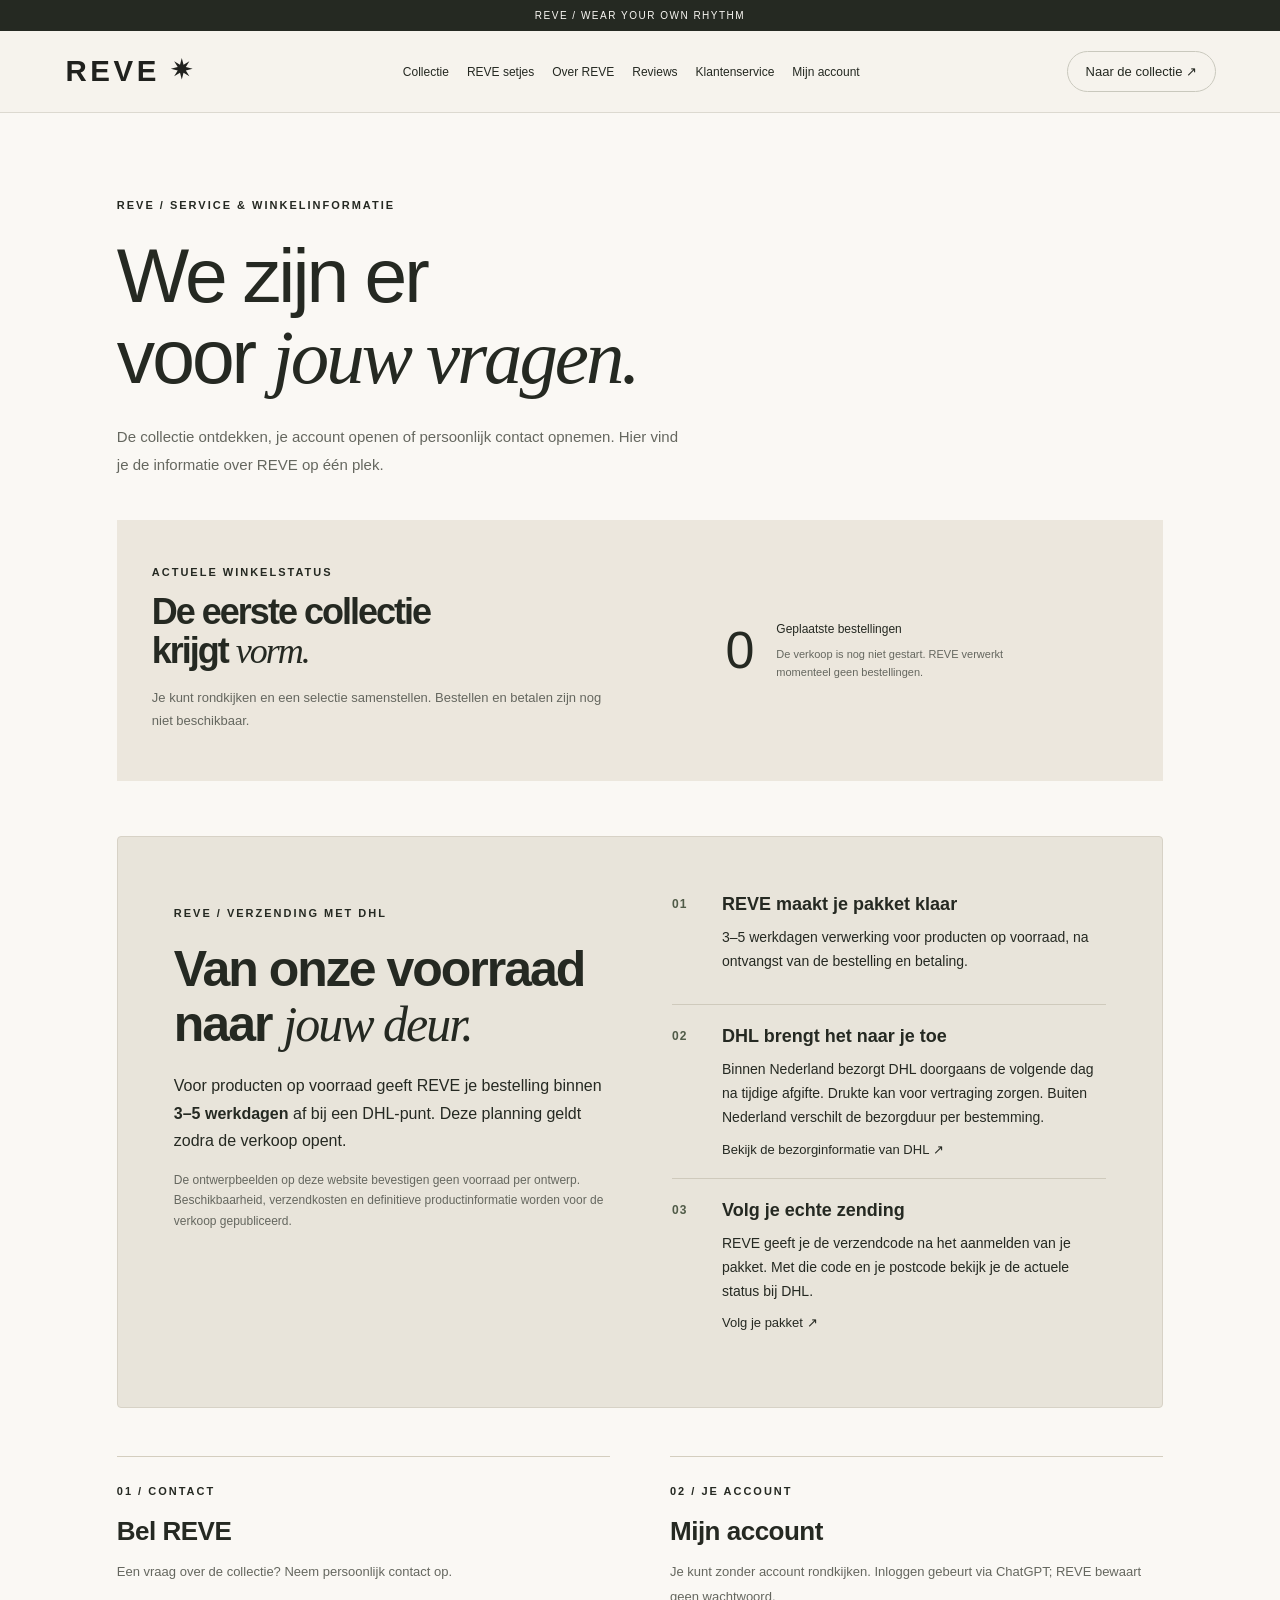
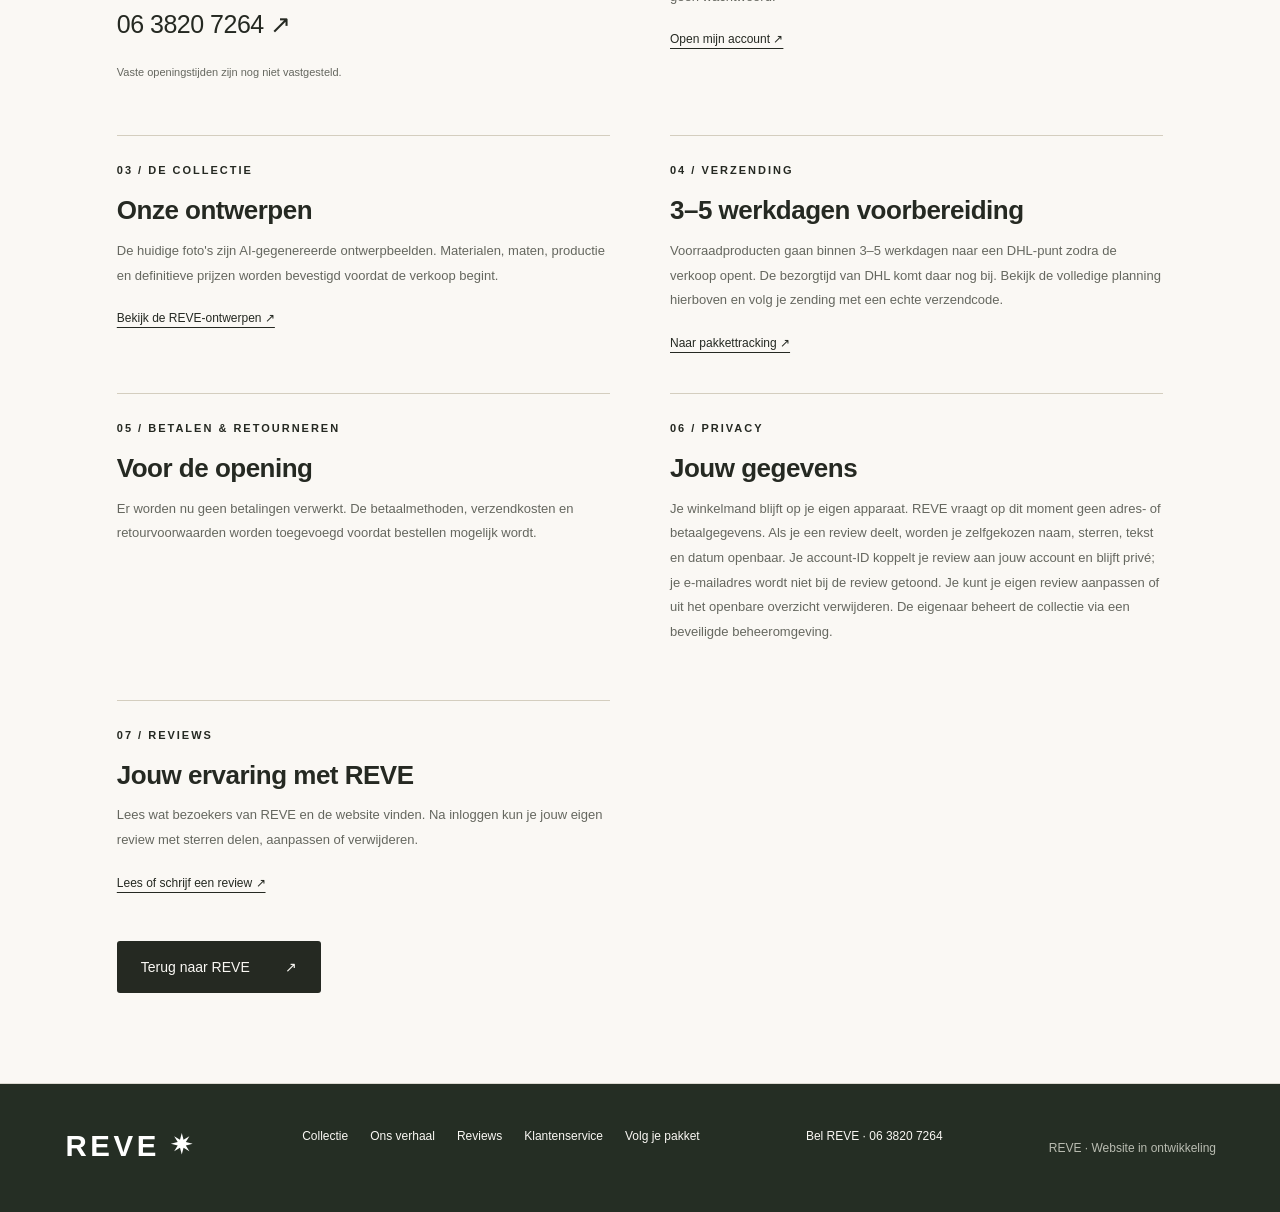
<file: service.html>
<!doctype html><html lang="nl"><head><meta charset="utf-8"><meta name="viewport" content="width=device-width, initial-scale=1"><meta name="description" content="REVE klantenservice: contact, winkelstatus, account en informatie over de ontwerpcollectie."><title>Klantenservice — REVE Clothing</title><link rel="icon" href="/favicon.svg"><link rel="stylesheet" href="/styles.css"><link rel="stylesheet" href="/service.css"></head><body class="storefront"><a class="skip-link" href="#service-main">Direct naar klantenservice</a><div class="announcement">REVE / WEAR YOUR OWN RHYTHM</div><header><a class="logo" href="/shop" aria-label="REVE home"><img class="brand-logo" src="/reve-logo.svg" alt="REVE"></a><nav aria-label="Hoofdnavigatie"><a href="/shop#collectie">Collectie</a><a href="/shop#looks">REVE setjes</a><a href="/about.html">Over REVE</a><a href="/reviews.html">Reviews</a><a href="/service.html" aria-current="page">Klantenservice</a><a href="/account">Mijn account</a></nav><a class="cart-button" href="/shop">Naar de collectie ↗</a></header><main id="service-main" class="service-page"><p class="eyebrow">REVE / SERVICE &amp; WINKELINFORMATIE</p><h1>We zijn er<br>voor <em>jouw vragen.</em></h1><p class="service-intro">De collectie ontdekken, je account openen of persoonlijk contact opnemen. Hier vind je de informatie over REVE op één plek.</p><div class="service-status"><div><p class="eyebrow">ACTUELE WINKELSTATUS</p><h2>De eerste collectie<br>krijgt <em>vorm.</em></h2><p>Je kunt rondkijken en een selectie samenstellen. Bestellen en betalen zijn nog niet beschikbaar.</p></div><div class="order-count" aria-label="Aantal echte bestellingen"><strong>0</strong><div><span>Geplaatste bestellingen</span><p>De verkoop is nog niet gestart. REVE verwerkt momenteel geen bestellingen.</p></div></div></div><section id="bezorging" class="delivery-panel" aria-labelledby="delivery-title"><div class="delivery-intro"><p class="eyebrow">REVE / VERZENDING MET DHL</p><h2 id="delivery-title">Van onze voorraad<br>naar <em>jouw deur.</em></h2><p>Voor producten op voorraad geeft REVE je bestelling binnen <strong>3–5 werkdagen</strong> af bij een DHL-punt. Deze planning geldt zodra de verkoop opent.</p><p class="concept-note">De ontwerpbeelden op deze website bevestigen geen voorraad per ontwerp. Beschikbaarheid, verzendkosten en definitieve productinformatie worden voor de verkoop gepubliceerd.</p></div><ol class="delivery-steps"><li><span>01</span><div><h3>REVE maakt je pakket klaar</h3><p>3–5 werkdagen verwerking voor producten op voorraad, na ontvangst van de bestelling en betaling.</p></div></li><li><span>02</span><div><h3>DHL brengt het naar je toe</h3><p>Binnen Nederland bezorgt DHL doorgaans de volgende dag na tijdige afgifte. Drukte kan voor vertraging zorgen. Buiten Nederland verschilt de bezorgduur per bestemming.</p><a href="https://www.dhlecommerce.nl/nl/consument/faq/verzenden/bezorgduur-dhl" target="_blank" rel="noopener noreferrer">Bekijk de bezorginformatie van DHL ↗</a></div></li><li><span>03</span><div><h3>Volg je echte zending</h3><p>REVE geeft je de verzendcode na het aanmelden van je pakket. Met die code en je postcode bekijk je de actuele status bij DHL.</p><a href="/track.html">Volg je pakket ↗</a></div></li></ol></section><div class="service-page-grid"><article><span class="eyebrow">01 / CONTACT</span><h2>Bel REVE</h2><p>Een vraag over de collectie? Neem persoonlijk contact op.</p><a class="service-phone" href="tel:+31638207264">06 3820 7264 ↗</a><p class="concept-note">Vaste openingstijden zijn nog niet vastgesteld.</p></article><article><span class="eyebrow">02 / JE ACCOUNT</span><h2>Mijn account</h2><p>Je kunt zonder account rondkijken. Inloggen gebeurt via ChatGPT; REVE bewaart geen wachtwoord.</p><a class="service-overview" href="/account">Open mijn account ↗</a></article><article><span class="eyebrow">03 / DE COLLECTIE</span><h2>Onze ontwerpen</h2><p>De huidige foto's zijn AI-gegenereerde ontwerpbeelden. Materialen, maten, productie en definitieve prijzen worden bevestigd voordat de verkoop begint.</p><a class="service-overview" href="/shop#collectie">Bekijk de REVE-ontwerpen ↗</a></article><article><span class="eyebrow">04 / VERZENDING</span><h2>3–5 werkdagen voorbereiding</h2><p>Voorraadproducten gaan binnen 3–5 werkdagen naar een DHL-punt zodra de verkoop opent. De bezorgtijd van DHL komt daar nog bij. Bekijk de volledige planning hierboven en volg je zending met een echte verzendcode.</p><a class="service-overview" href="/track.html">Naar pakkettracking ↗</a></article><article><span class="eyebrow">05 / BETALEN &amp; RETOURNEREN</span><h2>Voor de opening</h2><p>Er worden nu geen betalingen verwerkt. De betaalmethoden, verzendkosten en retourvoorwaarden worden toegevoegd voordat bestellen mogelijk wordt.</p></article><article><span class="eyebrow">06 / PRIVACY</span><h2>Jouw gegevens</h2><p>Je winkelmand blijft op je eigen apparaat. REVE vraagt op dit moment geen adres- of betaalgegevens. Als je een review deelt, worden je zelfgekozen naam, sterren, tekst en datum openbaar. Je account-ID koppelt je review aan jouw account en blijft privé; je e-mailadres wordt niet bij de review getoond. Je kunt je eigen review aanpassen of uit het openbare overzicht verwijderen. De eigenaar beheert de collectie via een beveiligde beheeromgeving.</p></article><article><span class="eyebrow">07 / REVIEWS</span><h2>Jouw ervaring met REVE</h2><p>Lees wat bezoekers van REVE en de website vinden. Na inloggen kun je jouw eigen review met sterren delen, aanpassen of verwijderen.</p><a class="service-overview" href="/reviews.html">Lees of schrijf een review ↗</a></article></div><a class="button dark" href="/shop">Terug naar REVE <span>↗</span></a></main><footer><a class="logo" href="/shop"><img class="brand-logo" src="/reve-logo.svg" alt="REVE"></a><div class="footer-nav"><a href="/shop#collectie">Collectie</a><a href="/about.html">Ons verhaal</a><a href="/reviews.html">Reviews</a><a href="/service.html">Klantenservice</a><a href="/track.html">Volg je pakket</a></div><a href="tel:+31638207264">Bel REVE · 06 3820 7264</a><p>REVE · Website in ontwikkeling</p></footer></body></html>
</file>
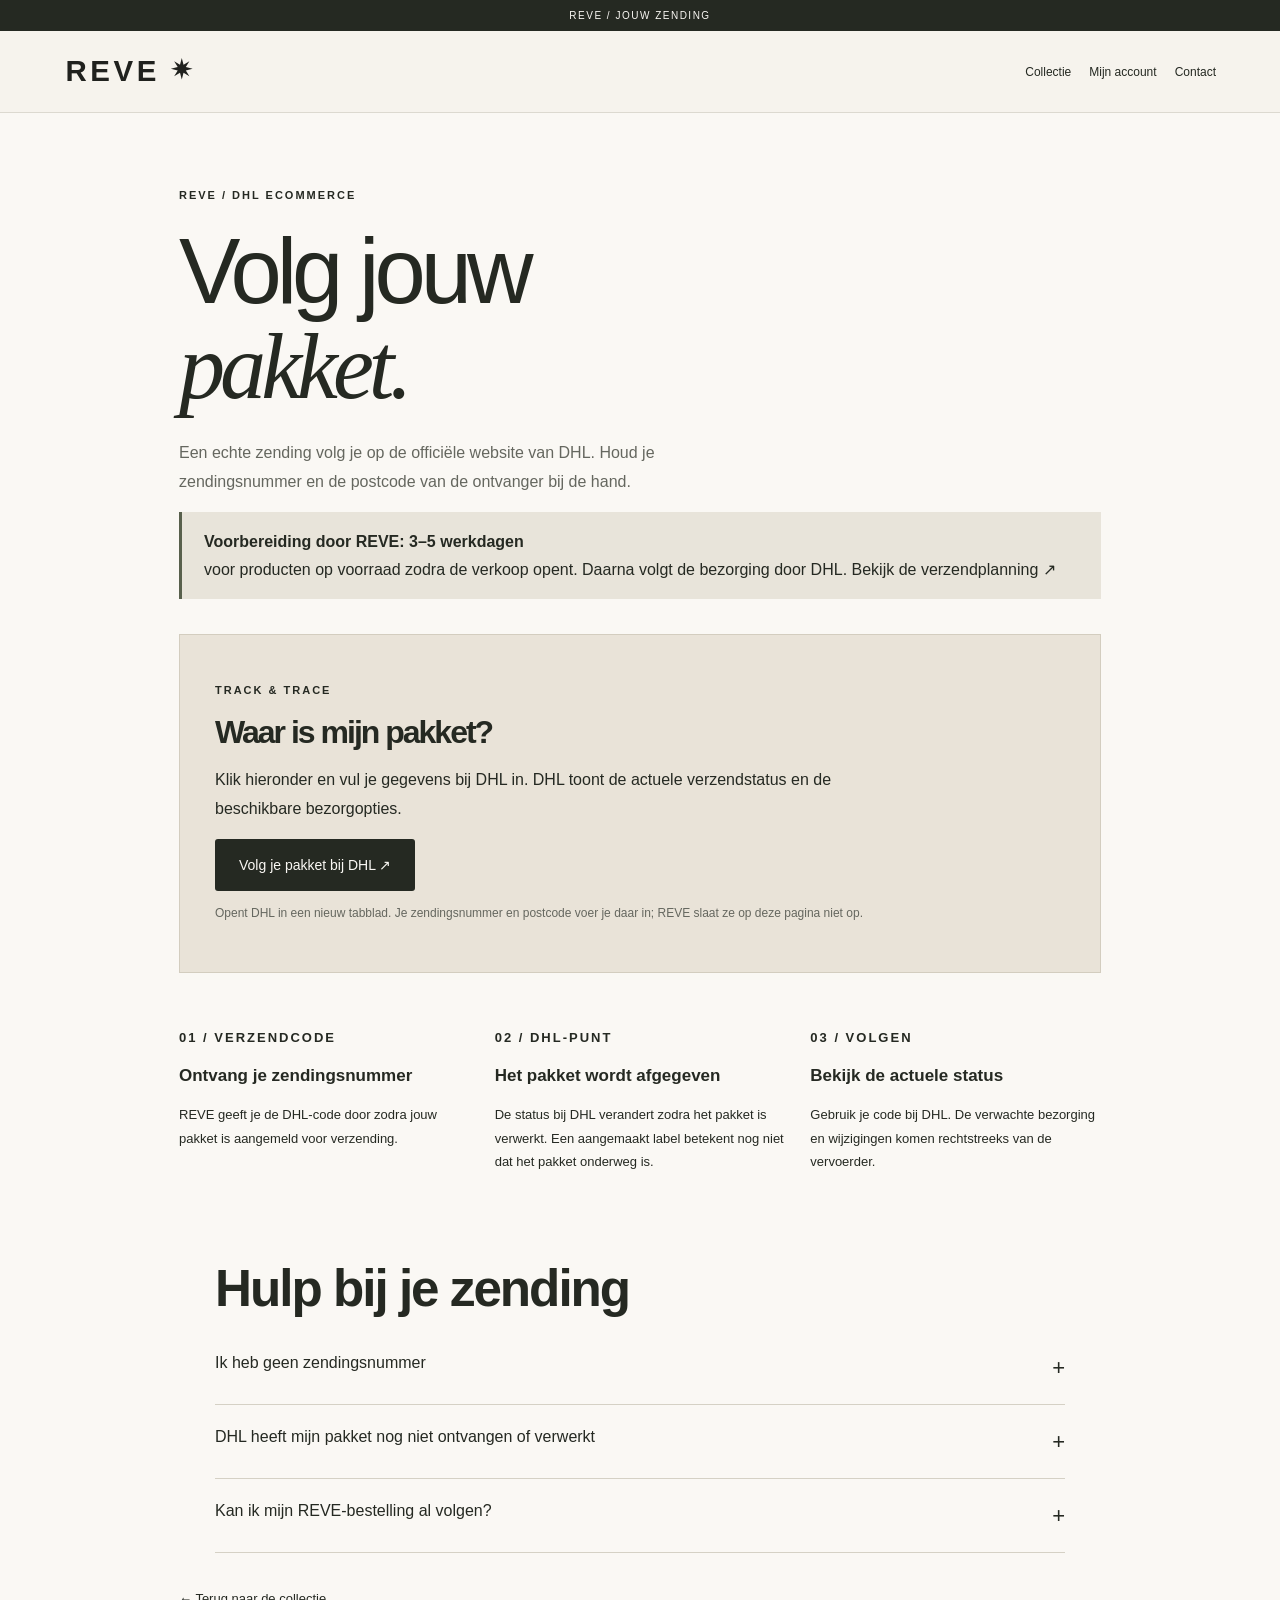
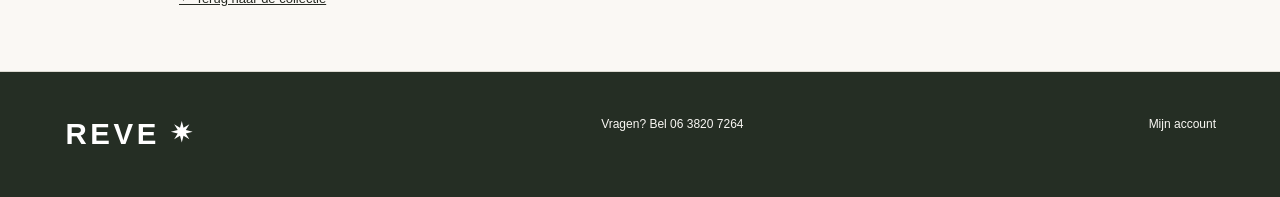
<file: track.html>
<!doctype html>
<html lang="nl"><head><meta charset="utf-8"><meta name="viewport" content="width=device-width,initial-scale=1"><meta name="description" content="Volg je REVE-pakket via de officiële DHL-track-en-tracepagina."><title>Volg je pakket — REVE</title><link rel="icon" href="/favicon.svg"><link rel="stylesheet" href="/styles.css"><link rel="stylesheet" href="/service.css"></head>
<body class="storefront"><div class="announcement">REVE / JOUW ZENDING</div><header><a class="logo" href="/shop" aria-label="REVE home"><img class="brand-logo" src="/reve-logo.svg" alt="REVE"></a><nav aria-label="Hoofdnavigatie"><a href="/shop#collectie">Collectie</a><a href="/account">Mijn account</a><a href="/shop#contact">Contact</a></nav></header>
<main class="tracking-page"><p class="eyebrow">REVE / DHL ECOMMERCE</p><h1>Volg jouw<br><em>pakket.</em></h1><p class="tracking-intro">Een echte zending volg je op de officiële website van DHL. Houd je zendingsnummer en de postcode van de ontvanger bij de hand.</p>
<p class="delivery-reminder"><strong>Voorbereiding door REVE: 3–5 werkdagen</strong> voor producten op voorraad zodra de verkoop opent. Daarna volgt de bezorging door DHL. <a href="/service.html#bezorging">Bekijk de verzendplanning ↗</a></p><section class="tracking-card" aria-labelledby="tracking-title"><p class="eyebrow">TRACK &amp; TRACE</p><h2 id="tracking-title">Waar is mijn pakket?</h2><p>Klik hieronder en vul je gegevens bij DHL in. DHL toont de actuele verzendstatus en de beschikbare bezorgopties.</p><a class="button dark" href="https://www.dhlecommerce.nl/nl/consument/track-en-trace" target="_blank" rel="noopener noreferrer">Volg je pakket bij DHL ↗</a><p class="concept-note">Opent DHL in een nieuw tabblad. Je zendingsnummer en postcode voer je daar in; REVE slaat ze op deze pagina niet op.</p></section>
<section class="tracking-steps" aria-label="Zo werkt het"><article><p class="eyebrow">01 / VERZENDCODE</p><h3>Ontvang je zendingsnummer</h3><p>REVE geeft je de DHL-code door zodra jouw pakket is aangemeld voor verzending.</p></article><article><p class="eyebrow">02 / DHL-PUNT</p><h3>Het pakket wordt afgegeven</h3><p>De status bij DHL verandert zodra het pakket is verwerkt. Een aangemaakt label betekent nog niet dat het pakket onderweg is.</p></article><article><p class="eyebrow">03 / VOLGEN</p><h3>Bekijk de actuele status</h3><p>Gebruik je code bij DHL. De verwachte bezorging en wijzigingen komen rechtstreeks van de vervoerder.</p></article></section>
<section class="faq"><h2>Hulp bij je zending</h2><details><summary>Ik heb geen zendingsnummer</summary><p>Neem contact op met REVE via <a href="tel:+31638207264">06 3820 7264</a>. Zonder verzendcode kunnen we je niet naar de specifieke zending verwijzen.</p></details><details><summary>DHL heeft mijn pakket nog niet ontvangen of verwerkt</summary><p>Het label kan al zijn aangemaakt terwijl het pakket nog niet is verwerkt. Controleer later opnieuw of neem contact op met REVE.</p></details><details><summary>Kan ik mijn REVE-bestelling al volgen?</summary><p>De webshop verwerkt nog geen bestellingen. Deze pagina is klaar voor toekomstige DHL-zendingen en kan nu al worden gebruikt met een echte DHL-code.</p></details></section>
<a class="continue" href="/shop">← Terug naar de collectie</a></main><footer><a class="logo" href="/shop"><img class="brand-logo" src="/reve-logo.svg" alt="REVE"></a><a href="tel:+31638207264">Vragen? Bel 06 3820 7264</a><a href="/account">Mijn account</a></footer></body></html>
</file>
<file: styles.css>
:root{--paper:#f4f1ea;--ink:#20211e;--purple:#c4b3dd;--muted:#63655e}*{box-sizing:border-box}html{scroll-behavior:smooth;scroll-padding-top:25px}body{margin:0;background:var(--paper);color:var(--ink);font-family:Arial,Helvetica,sans-serif}a{color:inherit;text-decoration:none}button,select{font:inherit}button,a,select{-webkit-tap-highlight-color:transparent}button{cursor:pointer}button:focus-visible,a:focus-visible,select:focus-visible{outline:3px solid #745292;outline-offset:4px}.announcement{background:var(--ink);color:var(--paper);text-align:center;padding:11px 16px;font-size:12px;letter-spacing:.7px}header{display:flex;align-items:center;justify-content:space-between;padding:28px 5%;border-bottom:1px solid #dcd9d0}.logo{font-size:37px;font-weight:900;letter-spacing:-3px}.logo span{font-size:13px;vertical-align:top;letter-spacing:0;margin-left:5px}nav{display:flex;gap:32px;font-size:14px}nav a:hover{text-decoration:underline}.cart-button{background:none;border:1px solid #c9c8bd;border-radius:30px;padding:12px 18px;font-size:13px}.cart-button span{display:inline-grid;place-items:center;background:var(--ink);color:white;border-radius:50%;min-width:22px;height:22px;margin-left:7px}.hero{display:grid;grid-template-columns:1fr 1fr;max-width:1500px;margin:auto;padding:58px 5% 68px;gap:45px;align-items:center}.eyebrow{font-size:11px;letter-spacing:2px;font-weight:700}h1{font-size:clamp(52px,6.7vw,100px);line-height:.99;letter-spacing:-6px;margin:24px 0}em{font-family:Georgia,serif;font-weight:400}.hero-copy>p:not(.eyebrow){max-width:390px;color:var(--muted);font-size:16px;line-height:1.7}.button{display:inline-flex;justify-content:space-between;gap:35px;align-items:center;padding:18px 24px;border:none;font-size:14px}.dark{background:var(--ink);color:var(--paper)}.dark:hover:not(:disabled){background:#414339}.hero-copy .button{margin:18px 0 8px}.hero-copy p.small{font-size:11px}.hero-art{position:relative;background:#e9e3d7;min-height:460px;display:flex;align-items:center;justify-content:center;overflow:hidden;border-radius:4px}.hero-art svg{width:100%;max-width:540px}.art-label,.art-caption{position:absolute;left:24px;font-size:10px;letter-spacing:2px}.art-label{top:24px}.art-caption{bottom:24px}.round-stamp{position:absolute;right:20px;bottom:24px;background:var(--purple);border-radius:50%;width:105px;height:105px;display:grid;place-items:center;text-align:center;font-size:11px;line-height:1.6;transform:rotate(12deg)}.ticker{padding:23px 15px;background:var(--purple);font-size:17px;letter-spacing:2px;display:flex;gap:35px;justify-content:center;overflow:hidden;white-space:nowrap}.ticker span{font-size:22px}.collection{padding:80px 5%;max-width:1500px;margin:auto}.section-heading{display:flex;justify-content:space-between;align-items:end;gap:20px}h2{font-size:clamp(32px,4vw,54px);letter-spacing:-2px;line-height:1.1;margin:14px 0}.section-heading>p{font-size:13px;color:var(--muted)}.concept-note{font-size:12px;line-height:1.6;color:var(--muted)}.filters{display:flex;gap:8px;flex-wrap:wrap;margin:27px 0}.filters button{background:none;border:1px solid #d0cec3;border-radius:25px;padding:10px 20px;font-size:12px}.filters button.active{background:var(--ink);color:var(--paper);border-color:var(--ink)}.product-grid{display:grid;grid-template-columns:repeat(4,1fr);gap:20px}.product-art{background:var(--bg);position:relative;aspect-ratio:4/5;display:grid;place-items:center;overflow:hidden}.product-art svg{width:90%;transition:transform .3s}.product-card:hover svg{transform:scale(1.04)}.tag{position:absolute;top:14px;left:14px;font-size:10px;background:var(--paper);padding:6px 9px}.product-heading{display:flex;justify-content:space-between;gap:10px;margin-top:17px;align-items:start}.product-heading h3{font-size:15px;margin:0}.price{font-size:13px;white-space:nowrap}.color{font-size:12px;color:var(--muted);margin:9px 0 16px}.product-actions{display:flex;gap:6px}.product-actions select{min-width:0;width:70px;padding:10px;background:transparent;border:1px solid #ccc9bf;font-size:12px}.add{flex:1;border:1px solid #ccc9bf;background:transparent;padding:10px 5px;font-size:12px}.add:hover{background:var(--ink);color:white}.story{background:var(--ink);color:var(--paper);position:relative;padding:70px 8%;overflow:hidden}.story h2{font-size:clamp(45px,6vw,80px)}.story>p:not(.eyebrow){max-width:500px;line-height:1.8;font-size:15px;color:#d0d0c6}.story a{display:inline-block;border-bottom:1px solid #bdbbb1;padding-bottom:8px;margin-top:15px;font-size:13px}.story-symbol{position:absolute;right:10%;top:25%;font-size:240px;color:var(--purple)}.next{text-align:center;padding:80px 5%}.next p{color:var(--muted);line-height:1.7}.next .button{margin-top:16px}footer{border-top:1px solid #dcd9d0;padding:30px 5%;display:flex;justify-content:space-between;align-items:center;gap:20px}footer p{font-size:12px;color:var(--muted)}dialog{border:0;background:var(--paper);color:var(--ink);padding:28px;max-width:500px;width:calc(100% - 28px);max-height:85vh;overflow:auto}dialog::backdrop{background:#1119}.cart-heading{display:flex;align-items:center;justify-content:space-between;gap:15px}.cart-heading h2{font-size:28px;letter-spacing:-1px}.cart-heading button{background:transparent;border:0;padding:10px}.cart-row{display:flex;justify-content:space-between;gap:15px;border-bottom:1px solid #d6d3c9;padding:18px 0;font-size:14px}.cart-row p{margin:7px 0;color:var(--muted);font-size:12px}.remove{background:none;border:0;text-decoration:underline;font-size:12px;padding:5px 0}.cart-total{display:flex;justify-content:space-between;padding:25px 0}.checkout{width:100%;font-size:12px;justify-content:center;opacity:.55;cursor:default}.continue{display:block;margin:18px auto 0;border:0;background:none;text-decoration:underline;font-size:13px}.toast{position:fixed;bottom:20px;left:50%;transform:translateX(-50%);background:var(--ink);color:var(--paper);padding:14px 22px;font-size:13px;max-width:90%;width:max-content;opacity:0;pointer-events:none;transition:opacity .2s;z-index:5}.toast.visible{opacity:1}@media(max-width:1000px){.product-grid{grid-template-columns:repeat(2,1fr)}.hero{gap:20px}.hero-art{min-height:350px}.story-symbol{right:4%;font-size:170px;opacity:.35}}@media(max-width:600px){header{padding:18px 5%;flex-wrap:wrap;gap:15px}.logo{font-size:32px}nav{order:3;width:100%;justify-content:center;gap:30px;font-size:12px}.cart-button{font-size:12px;padding:8px 11px}.hero{grid-template-columns:1fr;padding:35px 5%;gap:25px}h1{letter-spacing:-3px;font-size:65px}.hero-art{min-height:320px}.hero-art svg{max-width:350px}.round-stamp{width:85px;height:85px;font-size:9px}.ticker{font-size:12px;gap:20px}.collection{padding:45px 5%}.section-heading{display:block}.product-grid{gap:24px 12px}.product-heading{display:block}.price{display:block;margin-top:7px}.product-actions{flex-wrap:wrap}.product-actions select{width:100%}.add{width:100%;padding:12px 3px}.story{padding:45px 6%}.story-symbol{top:10px;font-size:110px}.story>p:not(.eyebrow){position:relative}.next{padding:45px 5%}footer{flex-direction:column;gap:5px;text-align:center}footer p{margin:8px 0}}@media(prefers-reduced-motion:reduce){html{scroll-behavior:auto}*{transition:none!important}}
/* Collection and product experience */
.skip-link{position:fixed;top:-60px;left:16px;z-index:20;background:var(--ink);color:white;padding:14px}.skip-link:focus{top:10px}.collection-tools{display:flex;gap:20px;align-items:end;margin:20px 0}.collection-tools label{display:grid;gap:8px;font-size:12px}.collection-tools label:first-child{flex:1}.collection-tools input,.collection-tools select{padding:14px;border:1px solid #cbc8bd;background:transparent;color:var(--ink);font:inherit;border-radius:0;min-height:46px}.collection-tools input{width:100%}.detail-button{position:absolute;bottom:14px;left:14px;right:14px;padding:12px;border:0;background:#f4f1eae8;font-size:12px}.detail-button:hover{background:var(--ink);color:white}.product-art{border-radius:3px}.product-description{line-height:1.8;color:var(--muted)}.size-label{display:grid;gap:10px;font-size:13px;margin:20px 0}.size-label select{background:transparent;padding:12px;border:1px solid #ccc}#product-dialog .product-art{max-height:280px;aspect-ratio:auto}#product-dialog .product-art svg{height:270px}#product-title{font-size:32px}.quantity{display:inline-flex;align-items:center;gap:14px;border:1px solid #ccc9bf;margin:4px 0 10px}.quantity button{width:38px;height:38px;border:0;background:none}.quantity span{min-width:15px;text-align:center}.quantity button:hover{background:#e4dfd4}.remove{display:block}.faq{max-width:850px;margin:auto;padding:70px 5% 20px}.faq details{border-bottom:1px solid #d5d1c5;padding:20px 0}.faq summary{cursor:pointer;font-size:16px;line-height:1.5}.faq details p{line-height:1.8;color:var(--muted);max-width:650px;font-size:14px}.no-results{grid-column:1/-1;padding:40px;border:1px solid #d5d1c5;text-align:center}.no-results p{line-height:1.6;color:var(--muted)}button:disabled{cursor:default;opacity:.45}@media(max-width:600px){.collection-tools{align-items:stretch;flex-direction:column;gap:12px}nav{gap:18px}nav a{font-size:11px}.detail-button{bottom:8px;left:8px;right:8px;font-size:11px;padding:10px}.faq{padding-top:45px}}

.campaign-hero{min-height:440px}.campaign-hero>img{width:100%;height:100%;min-height:440px;object-fit:cover}.campaign-caption{position:absolute;bottom:18px;left:20px;background:#f4f1eae8;padding:10px;font-size:10px;letter-spacing:1px}.lifestyle{margin:0 5% 70px;display:grid;grid-template-columns:1.2fr 1fr;background:#e7e0d4}.lifestyle>img{width:100%;height:100%;object-fit:cover;min-height:400px}.lifestyle>div{padding:45px;align-self:center}.lifestyle p{line-height:1.7}.product-photo{width:100%;height:100%;object-fit:contain}.admin{max-width:1250px;margin:auto;padding:45px 5%}.admin h1{font-size:65px;letter-spacing:-3px}.admin-layout{display:grid;grid-template-columns:1fr 1fr;gap:45px;margin:35px 0}.admin label{display:grid;gap:8px;margin:15px 0;font-size:13px}.admin input:not([type=checkbox]),.admin textarea,.admin select{width:100%;padding:12px;background:transparent;border:1px solid #cbc8bc;font:inherit}.admin fieldset{border:1px solid #cbc8bc;display:flex;gap:18px;flex-wrap:wrap}.admin fieldset label,.admin .inline-label{display:flex;align-items:center;gap:7px}.form-row{display:flex;gap:15px}.form-row>label{flex:1}#photo-preview{max-width:100%;max-height:230px}.admin-product{padding:18px 0;border-bottom:1px solid #cbc8bc;display:flex;gap:20px}.admin-product img{width:90px;height:110px;object-fit:cover}.admin-product h3{margin:0;font-size:17px}.admin-product p{font-size:13px}.admin-product button{padding:10px;border:1px solid #ccc}#admin-link{font-size:12px;text-decoration:underline}.admin p{line-height:1.7}#save-status{font-weight:bold;font-size:13px}.admin small{color:var(--muted)}[hidden]{display:none!important}@media(max-width:750px){.lifestyle{grid-template-columns:1fr;margin-bottom:45px}.lifestyle>div{padding:30px}.lifestyle>img{min-height:240px}.admin-layout{grid-template-columns:1fr}.admin h1{font-size:48px}.campaign-hero,.campaign-hero>img{min-height:300px}.form-row{flex-wrap:wrap}}

.brand-logo{width:150px;display:block;height:auto}.store-info{display:grid;grid-template-columns:repeat(3,1fr);gap:30px;padding:50px 5%;background:#e8e2d6}.store-info span{font-family:Georgia,serif;font-size:28px;color:#777267}.store-info h3{font-size:17px;line-height:1.5}.store-info p{font-size:13px;line-height:1.8;color:#63655e}.product-art img{object-fit:cover;width:100%;height:100%}.tag{z-index:1}#shoe-options{display:flex;flex-wrap:wrap}.collection .section-heading{border-bottom:1px solid #d5d0c5;padding-bottom:18px}.admin #shoe-options[hidden]{display:none!important}@media(max-width:600px){.store-info{grid-template-columns:1fr;gap:20px;padding:35px 5%}.brand-logo{width:125px}.collection .filters{gap:6px}.filters button{padding:9px 14px}}

.core-feature{display:grid;grid-template-columns:1fr 1fr;background:#eae3d8;margin:40px 5%;align-items:center}.core-feature>div{padding:45px}.core-feature>div p{line-height:1.8;color:var(--muted);max-width:450px}.core-feature>img{width:100%;max-height:650px;object-fit:cover}.filters{row-gap:10px}.product-photo{aspect-ratio:1;object-fit:cover}#product-dialog .product-art{height:300px}#product-dialog .product-art .product-photo{height:300px;object-fit:contain}.product-description{font-size:14px}@media(max-width:750px){.core-feature{grid-template-columns:1fr}.core-feature>div{padding:28px}.core-feature>img{max-height:420px}}

.audience-picker{display:flex;align-items:center;gap:16px;margin:22px 0;padding:18px 20px;background:#e7e0d4}.audience-picker label{font-size:15px;font-weight:bold}.audience-picker select{font:inherit;background:var(--paper);color:var(--ink);padding:12px 18px;min-width:180px;border:1px solid #c5beaf}.collection-tools{flex-wrap:wrap}@media(max-width:450px){.audience-picker{justify-content:space-between;padding:14px}.audience-picker select{min-width:0;max-width:65%}}

/* Customer service and storefront finish */
.contact-panel{display:grid;grid-template-columns:1fr 1fr;gap:50px;align-items:center;padding:70px 8%;background:#e6e0d5;margin-top:55px}.contact-panel p{line-height:1.8;max-width:450px;color:var(--muted)}.contact-card{background:var(--paper);padding:35px;border:1px solid #cec7ba;border-radius:6px}.contact-number{display:block;font-size:clamp(24px,3vw,38px);font-weight:700;letter-spacing:-1px;margin:22px 0}.contact-number:hover{text-decoration:underline}.contact-card>p:not(.eyebrow){font-size:13px}.product-card{background:#f8f5ef;padding-bottom:16px;border-radius:6px;overflow:hidden;box-shadow:0 2px 9px #20211e08}.product-heading,.product-card>.color,.product-actions{margin-left:12px;margin-right:12px}.product-art{border-radius:0}.product-heading h3{line-height:1.4}.product-actions button,.product-actions select{min-height:42px}footer>a:not(.logo){font-size:12px}input:focus-visible{outline:3px solid #745292;outline-offset:3px}@media(max-width:750px){.contact-panel{grid-template-columns:1fr;gap:25px;padding:45px 5%}.contact-card{padding:25px}}@media(max-width:450px){.product-heading{flex-direction:column;gap:6px}.product-actions{flex-wrap:wrap}.product-actions select{width:100%}.product-actions button{min-height:42px}.contact-number{font-size:29px}}

/* REVE First Chapter storefront */
.storefront{--paper:#f6f3ed;--ink:#242720;--muted:#65675f}.storefront header{position:sticky;top:0;z-index:10;background:#f6f3edf5;backdrop-filter:blur(14px);padding:19px 5%;min-height:82px}.storefront nav{gap:24px}.storefront nav a{font-size:12px}.storefront .brand-logo{width:132px}.storefront .announcement{font-size:10px;letter-spacing:1.5px;padding:10px}.storefront .hero{padding:0;max-width:none;gap:0;min-height:620px;grid-template-columns:.9fr 1.1fr;background:#e9e4da}.storefront .hero-copy{padding:65px 11%;}.storefront h1{font-size:clamp(56px,6.6vw,98px);letter-spacing:-4px;line-height:1.03}.storefront .hero-art,.storefront .campaign-hero>img{height:640px;min-height:0;border-radius:0}.storefront .campaign-hero>img{object-fit:cover}.hero-secondary{display:block;font-size:12px;text-decoration:underline;text-underline-offset:5px;margin:20px 0 26px}.storefront .campaign-caption{bottom:25px;left:25px;font-size:9px;padding:12px 16px}.storefront .ticker{padding:18px;font-size:12px;letter-spacing:2px;background:#d8cce4}.category-edit{max-width:1500px;margin:auto;padding:75px 5% 10px}.edit-heading{display:flex;align-items:end;justify-content:space-between;gap:25px;margin-bottom:28px}.edit-heading h2{font-size:clamp(28px,3.2vw,44px)}.edit-heading>a{font-size:12px;text-decoration:underline;text-underline-offset:5px;padding-bottom:15px}.edit-grid{display:grid;grid-template-columns:repeat(4,1fr);gap:18px}.edit-tile{display:block;background:#e6e0d5;overflow:hidden}.edit-tile img{display:block;width:100%;aspect-ratio:1;object-fit:cover;transition:transform .35s}.edit-tile:hover img{transform:scale(1.025)}.edit-tile>div{padding:18px 20px;border-top:1px solid #d9d3c6}.edit-tile span{font-size:10px;color:var(--muted);letter-spacing:.5px}.edit-tile h3{display:flex;justify-content:space-between;margin:9px 0 0;font-size:18px;font-weight:500}.edit-tile b{font-weight:400}.storefront .collection{padding-top:75px}.storefront .filters{gap:8px;margin:25px 0 20px}.storefront .filters button{border-radius:3px;font-size:11px;padding:12px 16px}.catalog-controls{display:grid;grid-template-columns:220px 1fr;gap:25px;background:#ebe6dc;padding:20px}.storefront .audience-picker{display:grid;gap:8px;padding:0;margin:0;background:none;align-content:start}.storefront .audience-picker label{font-size:12px;font-weight:400}.storefront .audience-picker select{width:100%;min-width:0;font-size:12px;min-height:46px}.storefront .collection-tools{margin:0;gap:20px}.storefront .collection-tools input,.storefront .collection-tools select{background:var(--paper);font-size:12px}.storefront #result-count{margin:20px 0}.storefront .product-grid{gap:30px 22px}.storefront .product-card{background:transparent;box-shadow:none;border-radius:0;padding-bottom:16px;border-bottom:1px solid #dcd7cb}.storefront .product-heading,.storefront .product-card>.color,.storefront .product-actions{margin-left:0;margin-right:0}.storefront .product-art{aspect-ratio:4/5}.storefront .tag{background:#f6f3eddd;font-size:8px;letter-spacing:1px;padding:8px}.storefront .detail-button{font-size:11px;bottom:12px;left:12px;right:12px;padding:13px;background:#f6f3edf2}.storefront .product-heading h3{font-size:14px;font-weight:500;line-height:1.5}.storefront .price{font-size:12px}.storefront .color{font-size:11px}.storefront .product-actions{gap:8px}.storefront .product-actions select{background:var(--paper)}.storefront .add{border-color:#bbb7ab;font-size:11px}.storefront .lifestyle{margin-top:10px;max-width:1350px}.storefront .lifestyle>div{padding:65px}.storefront .story{padding:85px 8%}.storefront .core-feature{margin-top:65px;margin-bottom:65px}.storefront .faq{padding-top:80px;padding-bottom:35px}.storefront .faq summary{display:flex;justify-content:space-between;gap:15px;list-style:none}.storefront .faq summary::-webkit-details-marker{display:none}.storefront .faq summary:after{content:'+';font-size:22px}.storefront .faq details[open] summary:after{content:'−'}.storefront .next{padding:95px 5%}.storefront .next h2{font-size:clamp(44px,6vw,80px)}.storefront footer{background:var(--ink);color:var(--paper);padding:45px 5%;flex-wrap:wrap;row-gap:30px}.storefront footer .brand-logo{filter:brightness(0) invert(1)}.storefront footer p{color:#b9bcb1}.footer-nav{display:flex;gap:22px;font-size:12px}.storefront #cart{position:fixed;inset:0 0 0 auto;margin:0;height:100dvh;max-height:none;width:min(480px,100%);max-width:none;padding:30px}.cart-thumbnail{width:70px;height:90px;object-fit:cover;background:#e7e0d4}.storefront .cart-row>div{flex:1}.storefront .cart-row{gap:15px}.storefront #product-dialog{max-width:720px;width:calc(100% - 32px);padding:30px}.storefront #product-dialog .product-art{height:350px}.storefront #product-dialog .product-photo{height:350px}.storefront #product-dialog #detail-add{width:100%;justify-content:center}.storefront html{scroll-padding-top:100px}html:has(.storefront){scroll-padding-top:105px}
@media(max-width:1000px){.storefront .hero{grid-template-columns:1fr 1fr}.storefront .hero-copy{padding:45px 8%}.storefront .hero-art,.storefront .campaign-hero>img{height:550px}.catalog-controls{grid-template-columns:180px 1fr;gap:16px}.storefront .collection-tools{gap:12px}.storefront .lifestyle>div{padding:35px}}
@media(max-width:750px){.storefront header{display:grid;grid-template-columns:1fr auto;gap:14px;padding:15px 5%;min-height:0}.storefront header nav{display:flex;grid-column:1/-1;grid-row:2;justify-content:space-between;gap:16px;padding:5px 0;overflow-x:auto;white-space:nowrap}.storefront header nav a{font-size:11px}.storefront .cart-button{padding:9px 12px;font-size:11px}.storefront .brand-logo{width:110px}.storefront .hero{grid-template-columns:1fr;min-height:0}.storefront .hero-copy{padding:48px 7%}.storefront h1{font-size:64px;margin:20px 0}.storefront .hero-art,.storefront .campaign-hero>img{height:400px}.storefront .hero-art img{object-position:center 40%}.storefront .ticker{justify-content:flex-start;font-size:10px;gap:20px}.category-edit{padding-top:45px}.edit-heading{align-items:start;flex-direction:column;gap:0}.edit-heading>a{padding:0}.edit-grid{grid-template-columns:repeat(2,1fr);gap:14px}.edit-tile>div{padding:14px}.edit-tile h3{font-size:16px}.storefront .collection{padding-top:50px}.catalog-controls{grid-template-columns:1fr;padding:16px;gap:16px}.storefront .audience-picker{display:flex;align-items:center;justify-content:space-between}.storefront .audience-picker select{width:65%}.storefront .collection-tools{display:grid;grid-template-columns:1fr 1fr}.storefront .collection-tools label{min-width:0}.storefront .collection-tools select{width:100%;min-width:0}.storefront .product-grid{gap:25px 14px}.storefront .section-heading{align-items:start;flex-direction:column;gap:0}.storefront .section-heading>p{margin:0 0 12px}.storefront .core-feature{margin:45px 5%}.storefront .story{padding:55px 7%}.storefront .story-symbol{right:-20px;top:auto;bottom:-30px;font-size:180px;opacity:.25}.storefront .faq{padding-top:50px}.footer-nav{flex-wrap:wrap;justify-content:center;gap:16px}.storefront footer{padding:35px 5%;gap:20px}.storefront #cart{padding:22px}.storefront #product-dialog .product-art,.storefront #product-dialog .product-photo{height:280px}}
@media(max-width:450px){.storefront .hero-art,.storefront .campaign-hero>img{height:310px}.storefront .hero-copy>p:not(.eyebrow){font-size:14px}.storefront .collection-tools{grid-template-columns:1fr}.storefront .product-heading{flex-direction:column;gap:5px}.storefront .product-heading h3{font-size:13px}.storefront .product-actions select{width:60px}.storefront .product-actions{flex-wrap:nowrap}.storefront .add{font-size:10px}.storefront .detail-button{left:8px;right:8px;bottom:8px;font-size:10px;padding:10px}.edit-tile span{font-size:9px}.storefront #product-dialog{padding:22px}.cart-thumbnail{width:52px;height:70px}}

.account-cta{width:100%;justify-content:center;text-align:center}.storefront nav{gap:18px}@media(max-width:450px){.storefront header nav{gap:14px}.storefront header nav a{font-size:10px}}

.tracking-page{max-width:1050px;padding:65px 5%;margin:auto}.tracking-page h1{font-size:clamp(48px,7vw,80px);letter-spacing:-3px}.tracking-intro{max-width:600px;color:var(--muted);line-height:1.8}.tracking-card{background:#e9e3d8;border:1px solid #d3cdbf;padding:35px;margin:35px 0}.tracking-card h2{font-size:32px}.tracking-card p{line-height:1.8;max-width:650px}.tracking-steps{display:grid;grid-template-columns:repeat(3,1fr);gap:25px;margin:40px 0}.tracking-steps h3{font-size:17px}.tracking-steps p{font-size:13px;line-height:1.8}.tracking-page .faq{padding:20px 0}.tracking-page a:not(.button):hover{text-decoration:underline}@media(max-width:750px){.tracking-page{padding-top:35px}.tracking-card{padding:24px}.tracking-steps{grid-template-columns:1fr;gap:15px}}

/* Service, clarity and final visual finish */
.service-strip{display:grid;grid-template-columns:repeat(3,1fr);background:var(--paper);border-top:1px solid #d8d3c7;border-bottom:1px solid #d8d3c7;padding:22px 5%;gap:30px}.service-strip>a{display:flex;align-items:center;justify-content:center;gap:16px}.service-strip>a>span{display:grid;place-items:center;border:1px solid #d0caba;width:35px;height:35px;border-radius:50%;font-size:17px}.service-strip strong{display:block;font-size:12px;font-weight:500;line-height:1.5}.service-strip small{display:block;font-size:10px;color:var(--muted);margin-top:4px}.service-strip a:hover strong{text-decoration:underline;text-underline-offset:4px}.launch-note{display:flex;align-items:center;gap:16px;padding:20px 22px;border:1px solid #d0cabd;background:#ebe5d9;margin:25px 0}.launch-dot{height:8px;width:8px;flex-shrink:0;border-radius:50%;background:#72634a}.launch-note strong{font-size:12px;font-weight:500}.launch-note p{font-size:11px;color:var(--muted);line-height:1.7;margin:5px 0 0;max-width:720px}.launch-note>a{margin-left:auto;white-space:nowrap;font-size:11px;text-decoration:underline;text-underline-offset:4px}.service-center{max-width:1350px;margin:75px auto;display:grid;grid-template-columns:1fr 1fr;gap:65px;padding:0 5%;align-items:center}.service-center>div>p:not(.eyebrow){font-size:14px;line-height:1.8;max-width:420px;color:var(--muted)}.service-links>a{display:flex;align-items:center;gap:24px;padding:24px 0;border-bottom:1px solid #d5cfc2}.service-links>a>span{font-size:12px;color:var(--muted)}.service-links h3{font-size:17px;font-weight:500;margin:0 0 7px}.service-links p{font-size:11px;color:var(--muted);margin:0}.service-links b{margin-left:auto;font-weight:400;font-size:20px}.service-links a:hover h3{text-decoration:underline;text-underline-offset:5px}.storefront .faq details p a{text-decoration:underline;text-underline-offset:3px}.storefront .edit-tile{border-radius:4px}.storefront .product-art{border-radius:4px}.storefront .button{border-radius:3px;min-height:48px}.storefront .contact-card{box-shadow:0 14px 40px #30281708}.storefront .product-actions select,.storefront .product-actions button{border-radius:3px}.storefront .product-card .product-photo{transition:transform .4s ease}.storefront .product-card:hover .product-photo{transform:scale(1.025)}.storefront .detail-button{z-index:2;border-radius:3px}.storefront .store-info{background:var(--paper);border-top:1px solid #d8d3c7;border-bottom:1px solid #d8d3c7}.storefront .store-info h3{font-weight:500}.storefront .store-info span{font-size:20px}.storefront .footer-nav{flex-wrap:wrap;max-width:480px;gap:18px 22px}.storefront footer{align-items:start}.storefront .hero-copy .small{border-top:1px solid #cfc8ba;padding-top:18px}.storefront .contact-panel .eyebrow{color:var(--ink)}
@media(max-width:750px){.service-strip{gap:14px;padding:18px 5%;grid-template-columns:1fr}.service-strip>a{justify-content:flex-start}.service-strip small{margin:2px 0 0}.service-center{grid-template-columns:1fr;gap:15px;margin:45px auto}.service-links>a{padding:20px 0}.launch-note{flex-wrap:wrap;padding:17px;gap:10px}.launch-note>div{flex:1;min-width:200px}.launch-note>a{margin-left:18px}.storefront footer{align-items:center}.storefront .hero-copy .small{margin-bottom:0}}

/* REVE brand story */
.about-hero{display:grid;grid-template-columns:1fr 1fr;background:#e9e4da;align-items:center}.about-hero>div{padding:70px 10%}.about-hero h1{font-size:clamp(46px,5.4vw,82px);letter-spacing:-3px;line-height:1.07}.about-hero p:not(.eyebrow){font-size:15px;line-height:1.9;color:var(--muted);max-width:460px}.about-hero>img{width:100%;height:660px;object-fit:cover}.about-hero .button{margin-top:16px}.about-intro{max-width:1250px;margin:auto;padding:90px 7%;display:grid;grid-template-columns:1fr 1.2fr;gap:0 65px}.about-intro>.eyebrow{grid-column:1/-1}.about-intro h2{font-size:clamp(42px,5vw,68px)}.about-intro>div p{font-size:15px;line-height:1.9;color:var(--muted);margin-top:16px}.about-manifesto{background:var(--ink);color:var(--paper);padding:90px 8%;text-align:center}.about-manifesto h2{font-size:clamp(44px,6vw,84px);line-height:1.12;margin:30px 0}.about-manifesto>p:last-child{font-size:12px;letter-spacing:2px;color:#c4b3dd}.about-values{max-width:1350px;padding:80px 5%;margin:auto}.about-values-grid{display:grid;grid-template-columns:repeat(3,1fr);gap:38px}.about-values article{border-top:1px solid #d1cbbd;padding-top:22px}.about-values article>span{font-size:11px;color:var(--muted)}.about-values h3{font-size:21px;font-weight:500;margin:23px 0 15px}.about-values p{font-size:14px;line-height:1.9;color:var(--muted)}.about-lines{max-width:1350px;margin:auto;padding:0 5%}.about-line{display:grid;grid-template-columns:1fr 1fr;background:#e8e2d6;align-items:center;margin-bottom:45px}.about-line>img{width:100%;height:550px;object-fit:cover}.about-line>div{padding:50px}.about-line p:not(.eyebrow){font-size:14px;line-height:1.9;color:var(--muted)}.about-line a{display:inline-block;margin-top:16px;font-size:12px;text-decoration:underline;text-underline-offset:5px}.about-line.reverse>img{grid-column:2;grid-row:1}.about-line.reverse>div{grid-column:1;grid-row:1}.about-development{display:grid;grid-template-columns:1fr 1fr;gap:65px;max-width:1200px;padding:55px 5% 80px;margin:auto}.about-development p{font-size:14px;line-height:1.9;color:var(--muted)}.about-development ol{list-style:none;counter-reset:chapter;margin:0;padding:0}.about-development li{counter-increment:chapter;border-top:1px solid #d1cbbd;padding:24px 0}.about-development li:before{content:'0' counter(chapter);display:block;font-size:11px;margin-bottom:14px;color:var(--muted)}.about-development strong{font-size:17px;font-weight:500}.about-contact{padding:75px 7%;text-align:center;background:#e8e2d6}.about-contact>p:not(.eyebrow){max-width:560px;margin:25px auto;line-height:1.9;color:var(--muted);font-size:14px}.about-text-link{display:block;margin:25px 0 0;font-size:12px;text-decoration:underline;text-underline-offset:5px}
@media(max-width:750px){.about-hero{grid-template-columns:1fr}.about-hero>div{padding:45px 7%}.about-hero>img{height:380px}.about-hero h1{font-size:51px}.about-intro{grid-template-columns:1fr;padding:50px 7%;gap:5px}.about-values{padding:50px 7%}.about-values-grid{grid-template-columns:1fr;gap:22px}.about-values h3{margin-top:15px}.about-manifesto{padding:55px 7%}.about-line{grid-template-columns:1fr;margin-bottom:25px}.about-line>img{height:340px}.about-line>div{padding:28px}.about-line.reverse>img,.about-line.reverse>div{grid-column:auto;grid-row:auto}.about-development{grid-template-columns:1fr;padding:30px 7% 50px;gap:20px}.about-contact{padding:50px 7%}}

/* REVE editorial collection */
.storefront{--paper:#faf8f4;--ink:#252922}.storefront .hero{position:relative;display:block;background:#353b32;min-height:690px;isolation:isolate}.storefront .hero-art{position:absolute;inset:0;width:100%;height:100%;z-index:-2}.storefront .campaign-hero>img{width:100%;height:100%;object-fit:cover;object-position:center 38%}.storefront .hero:after{content:'';position:absolute;inset:0;background:linear-gradient(90deg,#10190fe6 0%,#11190f93 35%,#11190f00 75%);z-index:-1}.storefront .hero-copy{padding:115px 7% 90px;max-width:730px;color:#fffaf0}.storefront h1{font-size:clamp(60px,7.2vw,106px);font-weight:500;letter-spacing:-5px}.storefront .hero-copy>p:not(.eyebrow){color:#ece8dc}.storefront .hero-copy .dark{background:#faf8f4;color:#252922}.storefront .hero-copy .dark:hover{background:#e7dfcf}.storefront .hero-copy .small{border-color:#ffffff45}.storefront .campaign-caption{left:auto;right:28px;background:#faf8f4e6;color:#252922}.storefront .hero-secondary{color:#faf8f4}.storefront .ticker{background:#ded6c7}.storefront .collection{max-width:1550px}.storefront .product-art{border-radius:0}.storefront .tag{border:1px solid #ddd7cc;background:#fffaf0e6}.storefront .product-actions .add:hover{background:var(--ink)}.storefront .category-edit{padding-top:85px}.storefront .edit-tile{border-radius:0}.reve-looks{padding:80px 5%;background:#ece7dd}.reve-looks>.edit-heading,.looks-grid,.reve-looks>.concept-note{max-width:1350px;margin-left:auto;margin-right:auto}.reve-looks .edit-heading>p{font-size:14px;line-height:1.8;color:var(--muted)}.reve-looks .edit-heading small{font-size:11px}.looks-grid{display:grid;grid-template-columns:repeat(3,1fr);gap:25px}.look-card{background:var(--paper)}.look-images{display:grid;grid-template-columns:1fr 1fr;overflow:hidden}.look-images img{width:100%;aspect-ratio:3/4;object-fit:cover;transition:transform .3s}.look-card:hover img{transform:scale(1.025)}.look-copy{padding:27px}.look-copy h3{font-size:23px;font-weight:500;letter-spacing:-.5px;margin:15px 0}.look-copy p{font-size:13px;color:var(--muted);line-height:1.8;min-height:70px}.look-open{display:flex;align-items:center;justify-content:space-between;width:100%;padding:16px 0;background:none;border:0;border-top:1px solid #d6cfc1;color:var(--ink);font-size:13px;text-align:left}.look-open:hover{text-decoration:underline;text-underline-offset:4px}.reve-looks>.concept-note{margin-top:24px}#look-dialog{max-width:650px;padding:30px}.look-product{display:flex;align-items:center;gap:24px;width:100%;text-align:left;border:0;border-top:1px solid #d6cfc1;background:transparent;padding:20px 0;color:var(--ink)}.look-product>img{width:100px;height:125px;object-fit:cover}.look-product strong,.look-product small,.look-product>span>span{display:block}.look-product strong{font-size:16px;font-weight:500}.look-product small{margin:12px 0;color:var(--muted)}.look-product>span>span{font-size:12px;text-decoration:underline;text-underline-offset:4px}.storefront .story{background:#303b2f}.storefront .story-symbol{color:#cbbfa7}.storefront footer{background:#252e24}.storefront .launch-note{background:#f3efe6}.storefront .faq details{padding:20px 0}.storefront .service-strip strong{font-size:13px}.storefront .next{background:#ede7dc}
@media(max-width:900px){.looks-grid{gap:15px}.look-copy{padding:20px}.look-copy h3{font-size:20px}.storefront .hero-copy{padding-left:6%}}
@media(max-width:750px){.storefront .hero{min-height:650px}.storefront .hero-copy{padding:260px 7% 50px;max-width:none}.storefront .hero:after{background:linear-gradient(0deg,#10190ff2,#10190f75 65%,#10190f12)}.storefront .hero-art,.storefront .campaign-hero>img{height:100%}.storefront h1{font-size:58px;letter-spacing:-3px}.storefront .campaign-caption{display:none}.storefront .category-edit{padding-top:48px}.reve-looks{padding:48px 5%}.looks-grid{grid-template-columns:1fr}.look-images img{aspect-ratio:1;max-height:300px}.look-copy p{min-height:0}.look-copy{padding:24px}.look-copy h3{font-size:24px}.storefront .hero-copy .small{font-size:10px}.storefront .hero-copy .button{width:100%;max-width:310px}.storefront .hero-secondary{margin-bottom:18px}}
@media(prefers-reduced-motion:reduce){html{scroll-behavior:auto}*,*:before,*:after{transition:none!important}}

/* REVE Drift, Night and Cloud collection */
.collection-new{display:flex;align-items:center;gap:30px;padding:30px 32px;margin:30px 0 24px;background:#303b2f;color:#faf8f4}.new-count{font-family:Georgia,serif;font-size:72px;line-height:1;color:#d7cbb5}.collection-new .eyebrow{margin:0 0 12px;font-size:9px;color:#d7cbb5}.collection-new h3{font-size:24px;font-weight:500;letter-spacing:-.6px;margin:0 0 10px}.collection-new p:not(.eyebrow){font-size:12px;line-height:1.7;color:#d5d7ce;margin:0}.new-links{display:grid;gap:16px;margin-left:auto;flex-shrink:0}.new-links a{font-size:11px;text-decoration:underline;text-underline-offset:5px}.new-links a:hover{color:#d7cbb5}.storefront .tag-new{background:#303b2f;color:#fffaf0;border-color:#303b2f}.new-look .look-images{position:relative}.look-new{position:absolute;top:14px;left:14px;z-index:1;font-size:8px;letter-spacing:1px;background:#303b2f;color:#fffaf0;padding:9px 11px}.new-look .look-copy{border-top:2px solid #d8cbb5}.new-look.night .look-copy{border-top-color:#51594f}.new-look.cloud .look-copy{border-top-color:#9cabb4}.looks-grid{row-gap:30px}
@media(max-width:900px){.collection-new{gap:22px;padding:26px}.new-count{font-size:58px}.collection-new h3{font-size:21px}.new-links{flex-shrink:1;max-width:165px;line-height:1.7}.look-new{top:10px;left:10px;font-size:7px;padding:8px}}
@media(max-width:750px){.collection-new{display:grid;grid-template-columns:auto 1fr;gap:18px;padding:24px}.new-count{font-size:60px}.collection-new h3{font-size:22px}.new-links{grid-column:1/-1;display:flex;flex-wrap:wrap;gap:16px 24px;margin:2px 0 0;max-width:none}.look-new{font-size:8px;padding:9px 11px}.looks-grid{row-gap:24px}}
@media(max-width:450px){.collection-new{grid-template-columns:1fr;gap:15px}.new-count{display:none}.collection-new h3{font-size:24px}.new-links{display:grid;gap:13px}.collection-new p:not(.eyebrow){font-size:12px}}

/* REVE next chapter teaser: only the photograph is blurred. */
.coming-soon{max-width:1350px;display:grid;grid-template-columns:1.1fr 1fr;margin:65px auto 0;background:#eae4d9}.coming-image{position:relative;isolation:isolate;overflow:hidden;min-height:530px;background:#7d7466}.coming-image>img{display:block;position:absolute;inset:0;width:100%;height:100%;object-fit:cover;filter:blur(3px);transform:scale(1.035)}.coming-image:after{content:'';position:absolute;inset:0;background:linear-gradient(0deg,#181a15c4,#181a150a 78%);z-index:1}.coming-label{position:absolute;top:28px;left:28px;z-index:2;font-size:9px;letter-spacing:2px;color:#fffaf0;background:#25292288;padding:12px 15px}.coming-status{position:absolute;bottom:34px;left:34px;z-index:2;color:#fffaf0;font-size:clamp(48px,5.6vw,82px);line-height:.95;font-weight:500;letter-spacing:-3px}.coming-status>span{display:block;font-size:11px;letter-spacing:1px;margin-top:22px;line-height:1.6}.coming-copy{padding:58px 12%;display:flex;flex-direction:column;justify-content:center;align-items:start}.coming-copy h2{font-size:clamp(34px,3.4vw,48px);letter-spacing:-1.5px;line-height:1.15}.coming-copy>p:not(.eyebrow){font-size:14px;line-height:1.9;color:var(--muted)}.coming-copy .concept-note{font-size:11px!important;margin-top:22px}.coming-date{display:flex;gap:10px;align-items:center;font-size:11px;margin:16px 0 25px;color:var(--muted)}.coming-copy .button{font-size:12px;gap:24px}
@media(max-width:1400px){.coming-soon{margin-left:5%;margin-right:5%}}@media(max-width:750px){.coming-soon{grid-template-columns:1fr;margin-top:35px}.coming-image{min-height:390px}.coming-copy{padding:32px 8%}.coming-copy h2{font-size:36px}.coming-status{font-size:62px;left:26px;bottom:26px}.coming-label{top:22px;left:22px}.coming-image>img{object-position:center 45%}}

/* Shoe images show the entire pair in the collection and product details. */
.storefront .product-shoe .product-photo,.storefront .product-art.product-shoe .product-photo{object-fit:contain}.storefront .product-card.product-shoe .product-photo{padding:28px 10px 52px}.look-product-shoe>img{object-fit:contain}

/* Three-piece REVE looks keep every complete product visible. */
.look-images-three{grid-template-columns:repeat(3,minmax(0,1fr));gap:2px;background:#e8e3d9;padding:24px 8px 14px}.look-images-three img{aspect-ratio:3/5;object-fit:contain;max-height:none}.new-look.espresso .look-copy{border-top-color:#6c5141}.new-look.form .look-copy{border-top-color:#8f897c}@media(max-width:750px){.look-images-three{padding:28px 12px 14px}.look-images-three img{aspect-ratio:3/5;max-height:310px;object-fit:contain}}

/* REVE service and honest launch status */
.order-count{display:flex;align-items:center;gap:22px;padding:22px 0;margin-top:24px;border-top:1px solid #d4cebf}.order-count>strong{font-size:52px;font-weight:400;line-height:1}.order-count span{font-size:12px;font-weight:500}.order-count p{font-size:11px;line-height:1.7;color:var(--muted);max-width:280px;margin:8px 0 0}.service-overview{display:inline-block;font-size:12px;text-decoration:underline;text-underline-offset:5px;margin-top:10px}.brand-signoff{padding:50px 6% 40px;background:#ebe5d9;overflow:hidden}.brand-signoff>span{display:block;text-align:center;letter-spacing:2px;font-size:9px;margin-bottom:35px}.brand-signoff>img{display:block;width:min(900px,85%);height:auto;margin:auto}.service-page{max-width:1200px;padding:75px 6% 90px;margin:auto}.service-page h1{font-size:clamp(48px,6vw,80px);font-weight:500;letter-spacing:-3px;line-height:1.06}.service-intro{max-width:570px;font-size:15px;line-height:1.9;color:var(--muted)}.service-status{display:grid;grid-template-columns:1.3fr 1fr;align-items:center;gap:50px;padding:35px;background:#ece7dd;margin:40px 0 55px}.service-status h2{font-size:36px}.service-status>div>p:not(.eyebrow){font-size:13px;line-height:1.8;color:var(--muted);max-width:450px}.service-status .order-count{margin:0;padding:0;border:0}.service-page-grid{display:grid;grid-template-columns:1fr 1fr;gap:42px 60px;margin-bottom:50px}.service-page-grid>article{border-top:1px solid #d4cebf;padding-top:24px}.service-page-grid h2{font-size:26px;letter-spacing:-.5px;margin-top:18px}.service-page-grid p{font-size:13px;line-height:1.9;color:var(--muted)}.service-phone{font-size:25px;letter-spacing:-.5px;display:inline-block;margin:12px 0}.service-phone:hover{text-decoration:underline}.service-page-grid .concept-note{font-size:11px}@media(max-width:750px){.brand-signoff{padding:35px 5%}.brand-signoff>span{font-size:8px;letter-spacing:1px;margin-bottom:25px}.brand-signoff>img{width:95%}.service-page{padding:40px 7%}.service-status{grid-template-columns:1fr;padding:25px;gap:25px}.service-status .order-count{border-top:1px solid #d4cebf;padding-top:25px}.service-page-grid{grid-template-columns:1fr;gap:30px}.service-page h1{font-size:51px}}

/* REVE Rose Capsule: original merch concepts, complete products in view. */
.rose-capsule{max-width:1350px;margin:70px auto 0;background:#eee4e1;color:var(--ink)}
.rose-main{display:grid;grid-template-columns:1fr 1.15fr;align-items:stretch}
.rose-copy{padding:65px 11%;display:flex;flex-direction:column;justify-content:center;align-items:flex-start}
.rose-copy .eyebrow{font-size:9px;letter-spacing:1.4px;color:#6e5655}
.rose-copy h2{font-size:clamp(37px,4vw,58px);line-height:1.08;letter-spacing:-2px;margin:15px 0 22px}
.rose-copy h2 em{color:#785a5b}
.rose-copy>p:not(.eyebrow){font-size:14px;line-height:1.9;color:#6c6560;max-width:420px;margin:0}
.rose-palette{display:flex;align-items:center;gap:8px;margin:28px 0 32px}
.rose-palette>span{width:18px;height:18px;border-radius:50%;border:1px solid #25292214}
.rose-palette .rose-swatch{background:#c6a7a8}.rose-palette .cream-swatch{background:#eee8dc}
.rose-palette small{margin-left:8px;font-size:8px;letter-spacing:1.3px;color:#6e5655}
.rose-actions{display:grid;gap:20px;justify-items:start}
.rose-actions .button{font-size:12px;gap:28px}
.rose-actions>a:not(.button){font-size:11px;text-decoration:underline;text-underline-offset:5px}
.rose-shoe{display:flex;flex-direction:column;position:relative;min-width:0;background:#e9e1d9;border:0;padding:30px;text-align:left;color:var(--ink)}
.rose-product-label{font-size:9px;letter-spacing:1.5px;color:#6e5655;position:relative;z-index:1}
.rose-shoe>img{display:block;width:100%;height:auto;aspect-ratio:1;object-fit:contain;min-height:0;margin:12px 0;transition:transform .3s}
.rose-shoe:hover>img{transform:scale(1.025)}
.rose-shoe-name{display:flex;justify-content:space-between;align-items:center;gap:12px;width:100%;font-size:18px;font-weight:500;margin-top:auto;padding:16px 0 0;border-top:1px solid #cfc3be}
.rose-shoe-name b,.rose-merch b{font-weight:400}
.rose-merch{display:grid;grid-template-columns:repeat(4,minmax(0,1fr));gap:1px;border-top:1px solid #d4c6c1;background:#d4c6c1}
.rose-merch>button{background:#f1eae4;min-width:0;border:0;padding:20px 20px 22px;text-align:left;color:var(--ink)}
.rose-merch img{display:block;width:100%;aspect-ratio:1;object-fit:contain;transition:transform .3s}
.rose-merch button:hover img{transform:scale(1.025)}
.rose-merch button>span{display:block;padding:18px 0 0}
.rose-merch small{display:block;font-size:8px;letter-spacing:1px;color:#785a5b;margin-bottom:11px}
.rose-merch strong{display:flex;justify-content:space-between;align-items:center;gap:10px;font-size:13px;line-height:1.5;font-weight:500}
.rose-shoe:focus-visible,.rose-merch button:focus-visible{outline:2px solid #785a5b;outline-offset:-4px}
.rose-note{margin:0;padding:20px 30px!important;color:#6c6560;font-size:10px!important;line-height:1.8}
.new-look.rose .look-copy{border-top-color:#bd999b}.new-look.rose .look-new{background:#785a5b}
#rose-capsule,#rose-look{scroll-margin-top:120px}
@media(max-width:1400px){.rose-capsule{margin-left:5%;margin-right:5%}}
@media(max-width:1000px){.rose-copy{padding:42px 9%}.rose-copy h2{font-size:40px}.rose-shoe{padding:24px}.rose-merch>button{padding:16px}.rose-merch strong{font-size:12px}.rose-actions .button{gap:12px}}
@media(max-width:750px){.rose-capsule{margin-top:35px}.rose-main{grid-template-columns:1fr}.rose-copy{padding:35px 8%}.rose-copy h2{font-size:39px;letter-spacing:-1.5px}.rose-copy>p:not(.eyebrow){font-size:13px}.rose-palette{margin:22px 0 25px}.rose-shoe{padding:22px}.rose-shoe>img{aspect-ratio:5/4;max-height:420px}.rose-shoe-name{font-size:19px}.rose-merch{grid-template-columns:repeat(2,minmax(0,1fr))}.rose-merch>button{padding:15px}.rose-merch strong{font-size:12px}.rose-note{padding:20px!important}#rose-capsule,#rose-look{scroll-margin-top:145px}}
@media(max-width:400px){.rose-copy{padding:30px 7%}.rose-copy h2{font-size:35px}.rose-actions .button{width:100%;font-size:11px;gap:12px}.rose-merch>button{padding:12px}.rose-merch strong{font-size:11px}.rose-merch small{font-size:7px;letter-spacing:.5px}.rose-shoe-name{font-size:17px}.rose-palette small{font-size:7px;letter-spacing:.8px}}
</file>
<file: service.css>
.delivery-panel{display:grid;grid-template-columns:1fr 1fr;gap:64px;padding:56px;margin:48px 0;background:#e8e4da;border:1px solid #d7d2c6;border-radius:4px;scroll-margin-top:120px}.delivery-intro h2{font-size:clamp(32px,4vw,50px);line-height:1.1;margin:20px 0}.delivery-intro p{line-height:1.7}.delivery-steps{list-style:none;margin:0;padding:0}.delivery-steps li{display:grid;grid-template-columns:34px 1fr;gap:16px;padding:20px 0;border-top:1px solid #cfcabc}.delivery-steps li:first-child{padding-top:0;border:0}.delivery-steps li>span{font-size:12px;letter-spacing:.1em;font-weight:700;color:#505b48;padding-top:4px}.delivery-steps h3{font-size:18px;line-height:1.3;margin:0 0 10px}.delivery-steps p{font-size:14px;line-height:1.7;margin:0 0 10px}.delivery-steps a{font-size:13px;text-underline-offset:4px}.delivery-reminder{border-left:3px solid #58604c;padding:16px 22px;background:#e8e4da;line-height:1.7}.delivery-reminder strong{display:block}.admin-access,.admin-toolbar{display:flex;flex-wrap:wrap;gap:14px;margin:22px 0}.delivery-steps a:focus-visible,.admin-access a:focus-visible,.admin-toolbar a:focus-visible{outline:2px solid #505b48;outline-offset:5px}@media(max-width:760px){.delivery-panel{grid-template-columns:1fr;gap:24px;padding:28px 22px;margin:32px 0}.delivery-intro h2{font-size:36px}.delivery-steps li{gap:12px}.delivery-reminder{font-size:14px}} 
.stock-label{font-size:11px;line-height:1.5;margin:0 0 14px;color:#59604f;display:flex;align-items:center;gap:7px}.stock-label:before{content:'';width:5px;height:5px;background:currentColor;border-radius:50%;flex-shrink:0}.stock-unknown{color:#73746c}.stock-empty{color:#8a4c42}.stock-note{font-size:11px;color:var(--muted);line-height:1.7;margin:-4px 0 20px}.product-card>.stock-label{margin-left:12px;margin-right:12px}.storefront .product-card>.stock-label{margin-left:0;margin-right:0}.product-actions .add:disabled,#detail-add:disabled{cursor:default;opacity:.5;background:transparent;color:var(--muted);border:1px solid #c8c2b5}.inventory-panel{margin-top:55px;padding-top:35px;border-top:1px solid #cbc8bc}.inventory-panel>p:not(.eyebrow){max-width:820px}.inventory-panel h2{font-size:clamp(28px,3.4vw,44px)}.inventory-toolbar{display:flex;align-items:end;gap:24px;margin:26px 0 12px}.inventory-toolbar label{width:min(420px,100%);margin:0}.inventory-toolbar>p{font-size:12px;white-space:nowrap;color:var(--muted)}.inventory-row{display:grid;grid-template-columns:64px minmax(200px,1fr) minmax(250px,340px);align-items:center;gap:20px;padding:18px 0;border-top:1px solid #d7d2c6}.inventory-row>img{width:64px;height:80px;object-fit:contain;background:#e8e3d9}.inventory-details h3{font-size:15px;line-height:1.5;margin:0}.inventory-details p{margin:5px 0;font-size:11px}.inventory-kind{color:var(--muted)}.inventory-current{font-weight:700}.inventory-controls{display:grid;grid-template-columns:minmax(130px,1fr) auto;gap:8px 12px;align-items:end}.inventory-controls label{margin:0;font-size:11px}.inventory-controls .button{padding:12px 14px;font-size:11px;min-height:43px;justify-content:center}.inventory-controls .button:disabled{opacity:.5;cursor:default}.inventory-controls input{font-size:12px!important;height:43px}.inventory-controls .inventory-save-status{grid-column:1/-1;font-size:11px;line-height:1.6;margin:0;color:var(--muted);min-height:17px}@media(max-width:700px){.inventory-row{grid-template-columns:54px 1fr;gap:14px}.inventory-row>img{width:54px;height:68px}.inventory-controls{grid-column:1/-1;margin-top:4px}.inventory-toolbar{align-items:start;flex-direction:column;gap:4px}.inventory-toolbar>p{margin:0 0 8px}.stock-label{font-size:10px}}

.admin-review-row{padding:24px 0;border-top:1px solid #d7d2c6}.admin-review-row h3{font-size:16px;margin:0 0 10px}.admin-review-state{font-size:11px;font-weight:700;color:#59604f}.admin-review-text{white-space:pre-wrap;overflow-wrap:anywhere;max-width:850px;line-height:1.8}.admin-review-row .button:disabled{opacity:.5;cursor:default}#review-admin-status{font-size:13px;color:var(--muted)}
</file>
